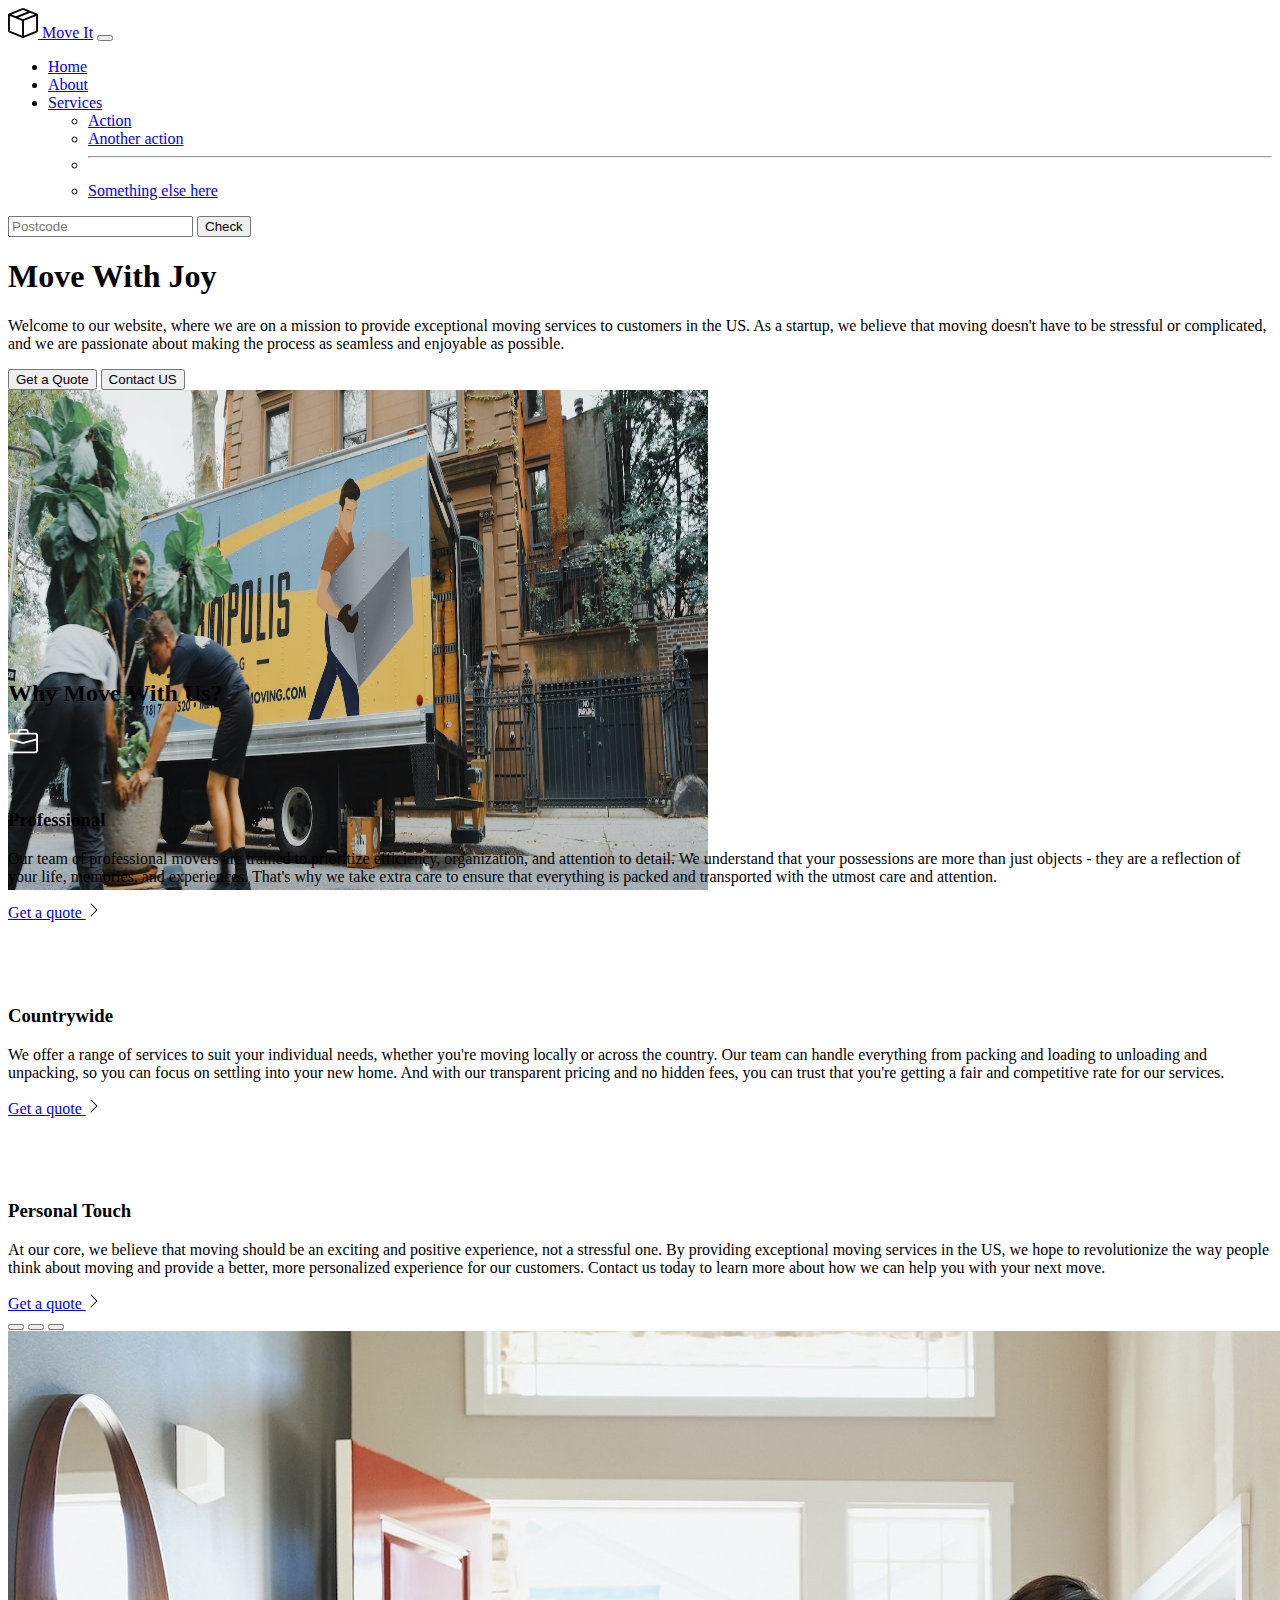
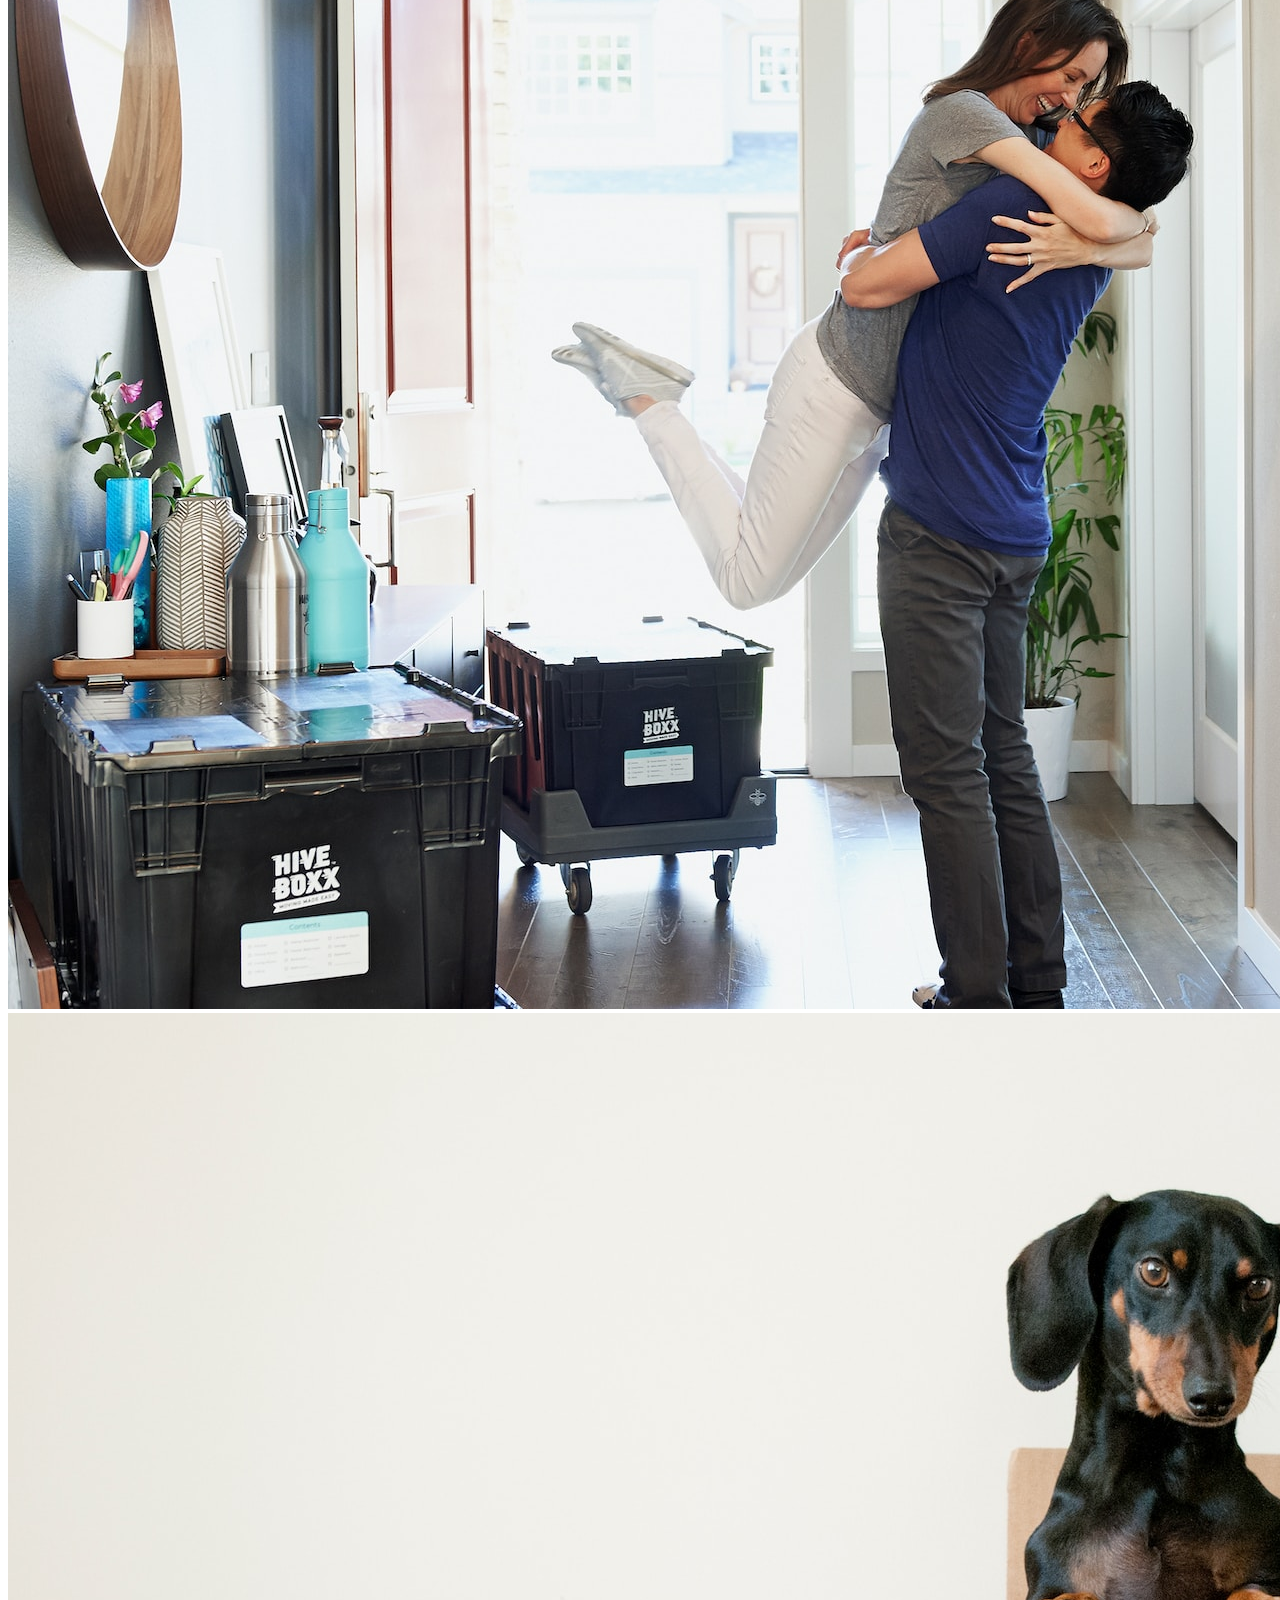
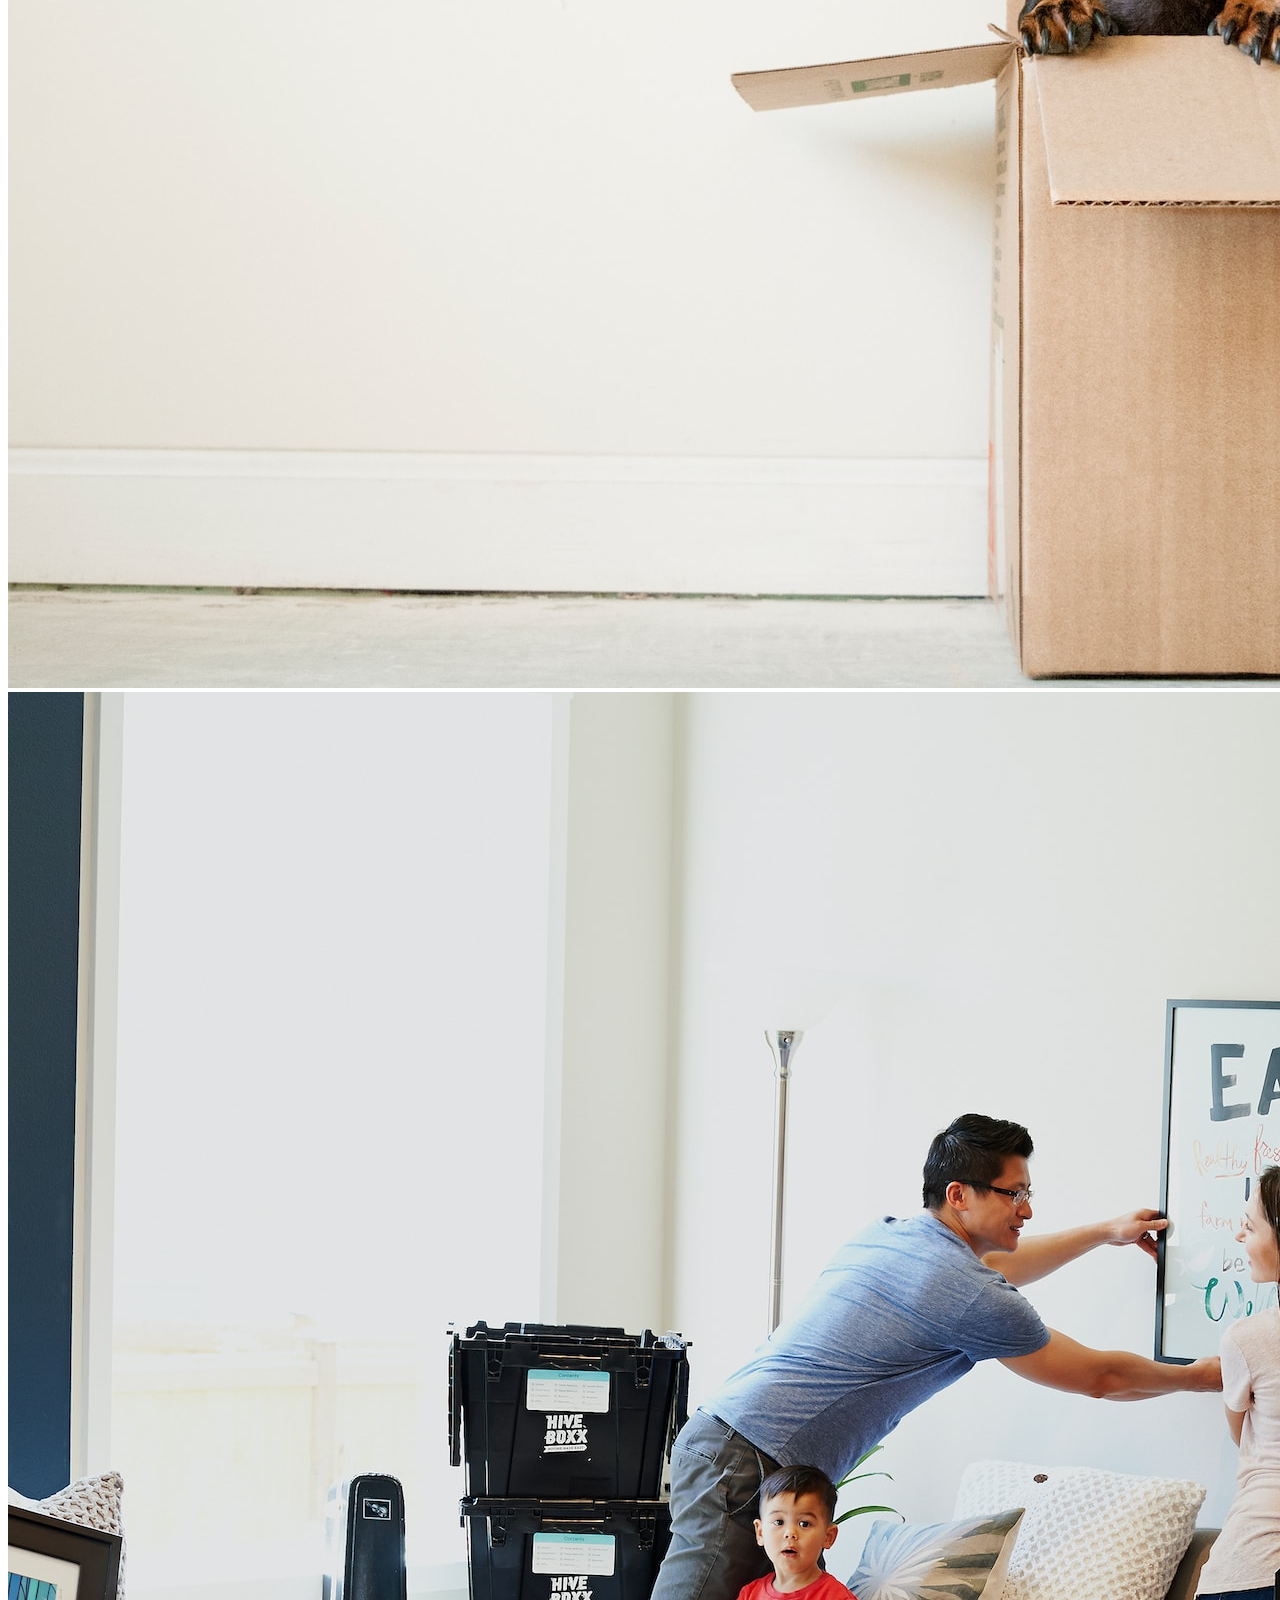
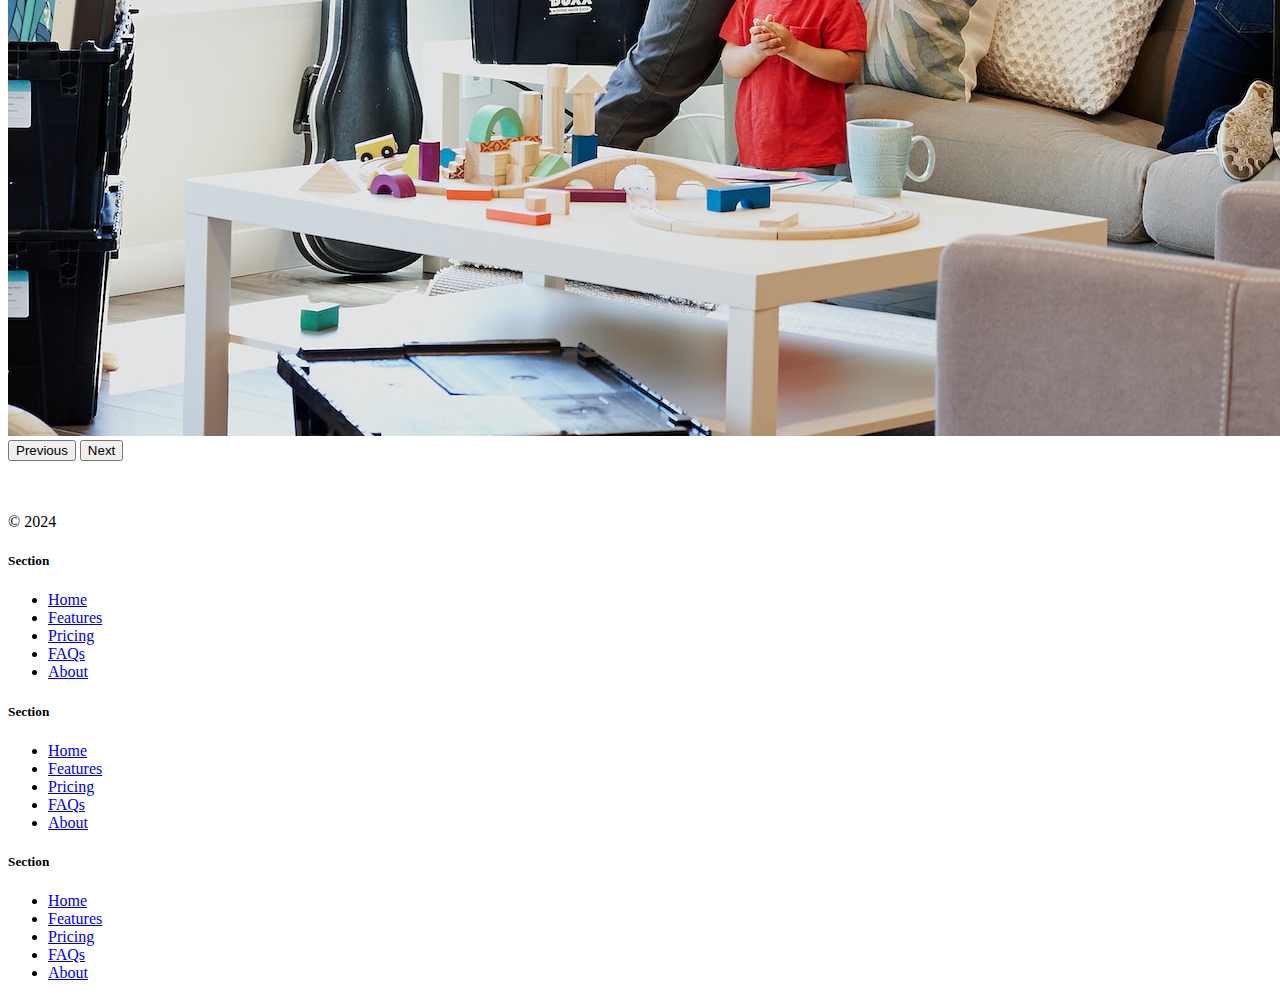
<file: Move-it/index.html>
<!DOCTYPE html>
<html lang="en">

<head>
  <meta charset="UTF-8">
  <meta name="viewport" content="width=device-width, initial-scale=1.0">
  <title>Bootstrap Components</title>
  <link href="https://cdn.jsdelivr.net/npm/bootstrap@5.3.0-alpha2/dist/css/bootstrap.min.css" rel="stylesheet"
    integrity="sha384-aFq/bzH65dt+w6FI2ooMVUpc+21e0SRygnTpmBvdBgSdnuTN7QbdgL+OapgHtvPp" crossorigin="anonymous">
    <link rel="icon" href="./box-seam.svg">
  <style>
    .feature-icon{
      width: 4rem;
      height: 4rem;
      border-radius: 0.75rem;
    }
  </style>
</head>

<body>

  <nav class="navbar navbar-expand-lg bg-body-tertiary">
    <div class="container-fluid">
      <a class="navbar-brand" href="#"><img src="./box-seam.svg" alt="movit brand icon" height="30"> Move It</a>
      <button class="navbar-toggler" type="button" data-bs-toggle="collapse" data-bs-target="#navbarSupportedContent" aria-controls="navbarSupportedContent" aria-expanded="false" aria-label="Toggle navigation">
        <span class="navbar-toggler-icon"></span>
      </button>
      <div class="collapse navbar-collapse" id="navbarSupportedContent">
        <ul class="navbar-nav me-auto mb-2 mb-lg-0">
          <li class="nav-item">
            <a class="nav-link active" aria-current="page" href="#">Home</a>
          </li>
          <li class="nav-item">
            <a class="nav-link" href="#">About</a>
          </li>
          <li class="nav-item dropdown">
            <a class="nav-link dropdown-toggle" href="#" role="button" data-bs-toggle="dropdown" aria-expanded="false">
              Services
            </a>
            <ul class="dropdown-menu">
              <li><a class="dropdown-item" href="#">Action</a></li>
              <li><a class="dropdown-item" href="#">Another action</a></li>
              <li><hr class="dropdown-divider"></li>
              <li><a class="dropdown-item" href="#">Something else here</a></li>
            </ul>
          </li>
        </ul>
        <form class="d-flex" role="search">
          <input class="form-control me-2" type="search" placeholder="Postcode" aria-label="Search">
          <button class="btn btn-outline-success" type="submit">Check</button>
        </form>
      </div>
    </div>
  </nav>


  <div class="px-4 pt-5 my-5 text-center border-bottom">
    <h1 class="display-4 fw-bold text-body-emphasis">Move With Joy</h1>
    <div class="col-lg-6 mx-auto">
      <p class="lead mb-4">Welcome to our website, where we are on a mission to provide exceptional moving services to customers in the US. As a startup, we believe that moving doesn't have to be stressful or complicated, and we are passionate about making the process as seamless and enjoyable as possible.</p>
      <div class="d-grid gap-2 d-sm-flex justify-content-sm-center mb-5">
        <button type="button" class="btn btn-primary btn-lg px-4 me-sm-3">Get a Quote</button>
        <button type="button" class="btn btn-outline-secondary btn-lg px-4">Contact US</button>
      </div>
    </div>
    <div class="overflow-hidden" style="max-height: 30vh;">
      <div class="container px-5">
        <img src="./moving-van.jpg" class="img-fluid border rounded-3 shadow-lg mb-4" alt="Example image" width="700" height="500" loading="lazy">
      </div>
    </div>
  </div>


  <div class="container px-4 py-5" id="featured-3">
    <h2 class="pb-2 border-bottom">Why Move With Us?</h2>
    <div class="row g-4 py-5 row-cols-1 row-cols-lg-3">
      <div class="feature col">
        <div class="feature-icon d-inline-flex align-items-center justify-content-center text-bg-primary bg-gradient fs-2 mb-3">
          <img src="./briefcase.svg" alt="briefcase" height="30">
        </div>
        <h3 class="fs-2 text-body-emphasis">Professional</h3>
        <p>Our team of professional movers are trained to prioritize efficiency, organization, and attention to detail. We understand that your possessions are more than just objects - they are a reflection of your life, memories, and experiences. That's why we take extra care to ensure that everything is packed and transported with the utmost care and attention.</p>
        <a href="#" class="icon-link">
          Get a quote
          <img src="./chevron-right.svg" alt="chevron-right">
        </a>
      </div>
      <div class="feature col">
        <div class="feature-icon d-inline-flex align-items-center justify-content-center text-bg-primary bg-gradient fs-2 mb-3">
          <img src="./bus-front.svg" alt="bus-front" height="30">
        </div>
        <h3 class="fs-2 text-body-emphasis">Countrywide</h3>
        <p>We offer a range of services to suit your individual needs, whether you're moving locally or across the country. Our team can handle everything from packing and loading to unloading and unpacking, so you can focus on settling into your new home. And with our transparent pricing and no hidden fees, you can trust that you're getting a fair and competitive rate for our services.</p>
        <a href="#" class="icon-link">
          Get a quote
          <img src="./chevron-right.svg" alt="chevron-right">
        </a>
      </div>
      <div class="feature col">
        <div class="feature-icon d-inline-flex align-items-center justify-content-center text-bg-primary bg-gradient fs-2 mb-3">
          <img src="./chat-square-heart.svg" alt="chat-square-heart" height="30">
        </div>
        <h3 class="fs-2 text-body-emphasis">Personal Touch</h3>
        <p>At our core, we believe that moving should be an exciting and positive experience, not a stressful one. By providing exceptional moving services in the US, we hope to revolutionize the way people think about moving and provide a better, more personalized experience for our customers. Contact us today to learn more about how we can help you with your next move.</p>
        <a href="#" class="icon-link">
          Get a quote
          <img src="./chevron-right.svg" alt="chevron-right">
        </a>
      </div>
    </div>
  </div>


  <div class="container">

  <div id="carouselExampleIndicators" class="carousel slide">
    <div class="carousel-indicators">
      <button type="button" data-bs-target="#carouselExampleIndicators" data-bs-slide-to="0" class="active" aria-current="true" aria-label="Slide 1"></button>
      <button type="button" data-bs-target="#carouselExampleIndicators" data-bs-slide-to="1" aria-label="Slide 2"></button>
      <button type="button" data-bs-target="#carouselExampleIndicators" data-bs-slide-to="2" aria-label="Slide 3"></button>
    </div>
    <div class="carousel-inner">
      <div class="carousel-item active">
        <img src="./couple.jpg" class="d-block w-100" alt="...">
      </div>
      <div class="carousel-item">
        <img src="./dog.jpg" class="d-block w-100" alt="...">
      </div>
      <div class="carousel-item">
        <img src="./family.jpg" class="d-block w-100" alt="...">
      </div>
    </div>
    <button class="carousel-control-prev" type="button" data-bs-target="#carouselExampleIndicators" data-bs-slide="prev">
      <span class="carousel-control-prev-icon" aria-hidden="true"></span>
      <span class="visually-hidden">Previous</span>
    </button>
    <button class="carousel-control-next" type="button" data-bs-target="#carouselExampleIndicators" data-bs-slide="next">
      <span class="carousel-control-next-icon" aria-hidden="true"></span>
      <span class="visually-hidden">Next</span>
    </button>
  </div>
  </div>

  <div class="container">
    <footer class="row row-cols-1 row-cols-sm-2 row-cols-md-5 py-5 my-5 border-top">
      <div class="col mb-3">
        <a href="/" class="d-flex align-items-center mb-3 link-body-emphasis text-decoration-none">
          <svg class="bi me-2" width="40" height="32"><use xlink:href="#bootstrap"></use></svg>
        </a>
        <p class="text-body-secondary">© 2024</p>
      </div>
  
      <div class="col mb-3">
  
      </div>
  
      <div class="col mb-3">
        <h5>Section</h5>
        <ul class="nav flex-column">
          <li class="nav-item mb-2"><a href="#" class="nav-link p-0 text-body-secondary">Home</a></li>
          <li class="nav-item mb-2"><a href="#" class="nav-link p-0 text-body-secondary">Features</a></li>
          <li class="nav-item mb-2"><a href="#" class="nav-link p-0 text-body-secondary">Pricing</a></li>
          <li class="nav-item mb-2"><a href="#" class="nav-link p-0 text-body-secondary">FAQs</a></li>
          <li class="nav-item mb-2"><a href="#" class="nav-link p-0 text-body-secondary">About</a></li>
        </ul>
      </div>
  
      <div class="col mb-3">
        <h5>Section</h5>
        <ul class="nav flex-column">
          <li class="nav-item mb-2"><a href="#" class="nav-link p-0 text-body-secondary">Home</a></li>
          <li class="nav-item mb-2"><a href="#" class="nav-link p-0 text-body-secondary">Features</a></li>
          <li class="nav-item mb-2"><a href="#" class="nav-link p-0 text-body-secondary">Pricing</a></li>
          <li class="nav-item mb-2"><a href="#" class="nav-link p-0 text-body-secondary">FAQs</a></li>
          <li class="nav-item mb-2"><a href="#" class="nav-link p-0 text-body-secondary">About</a></li>
        </ul>
      </div>
  
      <div class="col mb-3">
        <h5>Section</h5>
        <ul class="nav flex-column">
          <li class="nav-item mb-2"><a href="#" class="nav-link p-0 text-body-secondary">Home</a></li>
          <li class="nav-item mb-2"><a href="#" class="nav-link p-0 text-body-secondary">Features</a></li>
          <li class="nav-item mb-2"><a href="#" class="nav-link p-0 text-body-secondary">Pricing</a></li>
          <li class="nav-item mb-2"><a href="#" class="nav-link p-0 text-body-secondary">FAQs</a></li>
          <li class="nav-item mb-2"><a href="#" class="nav-link p-0 text-body-secondary">About</a></li>
        </ul>
      </div>
    </footer>
  </div>



  <script src="https://cdn.jsdelivr.net/npm/bootstrap@5.3.3/dist/js/bootstrap.bundle.min.js" integrity="sha384-YvpcrYf0tY3lHB60NNkmXc5s9fDVZLESaAA55NDzOxhy9GkcIdslK1eN7N6jIeHz" crossorigin="anonymous"></script>
</body>

</html>
</file>
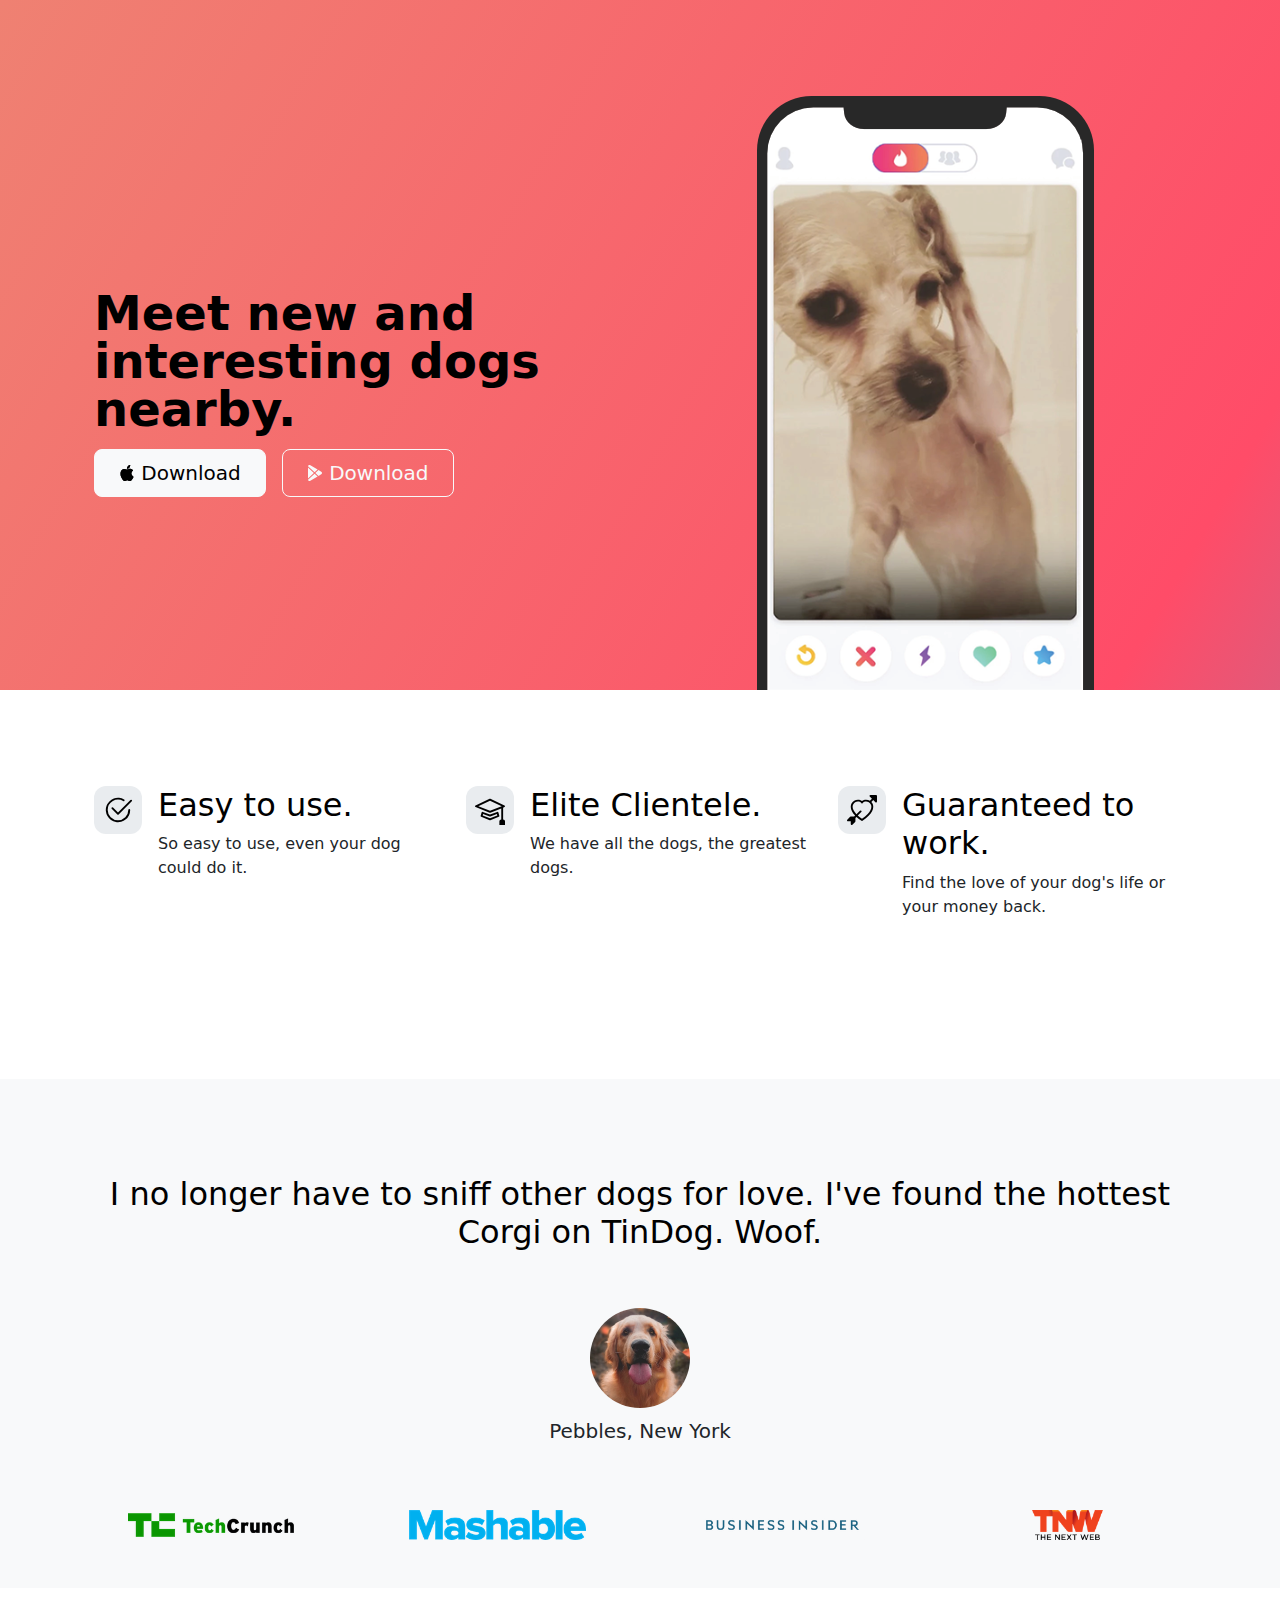
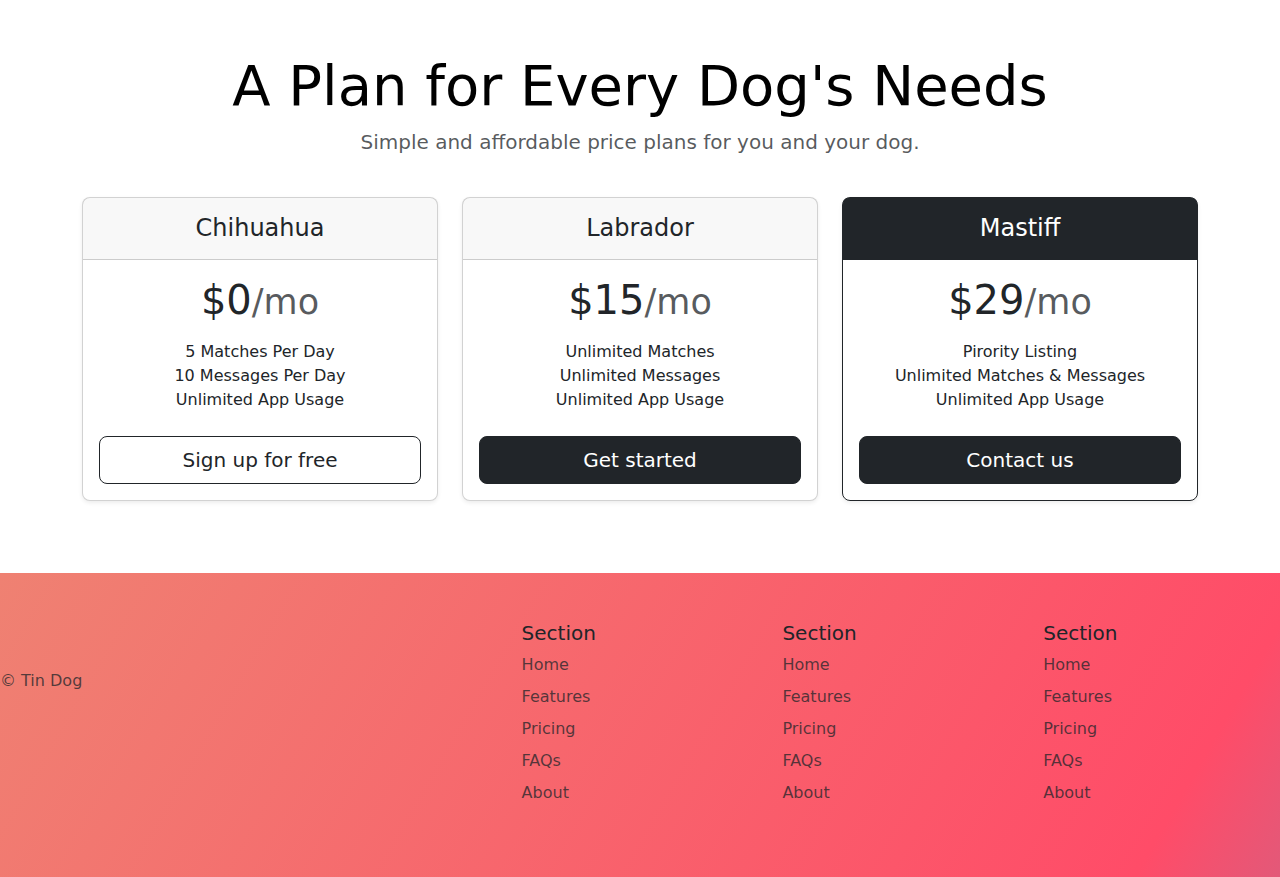
<file: Tin Dog/index.html>
<!DOCTYPE html>
<html lang="en">

<head>
  <meta charset="UTF-8">
  <meta name="viewport" content="width=device-width, initial-scale=1.0">
  <title>TinDog</title>
  <link href="https://cdn.jsdelivr.net/npm/bootstrap@5.3.3/dist/css/bootstrap.min.css" rel="stylesheet"
    integrity="sha384-QWTKZyjpPEjISv5WaRU9OFeRpok6YctnYmDr5pNlyT2bRjXh0JMhjY6hW+ALEwIH" crossorigin="anonymous">
  <link rel="stylesheet" href="./css/style.css">
  <link rel="icon" href="./images/dog-img.jpg">

</head>

<body>

  <!-- Title -->
  <section id="title" class="gradient-background">
    <div class="container col-xxl-8 px-4 pt-5">
      <div class="row flex-lg-row-reverse align-items-center g-5 pt-5">
        <div class="col-10 col-sm-8 col-lg-6">
          <img src="./images/iphone.png" class="d-block mx-lg-auto img-fluid" alt="Bootstrap Themes" height="200"
            loading="lazy">
        </div>
        <div class="col-lg-6">
          <h1 class="display-5 fw-bold text-body-emphasis lh-1 mb-3">Meet new and interesting dogs nearby.</h1>
          <div class="d-grid gap-2 d-md-flex justify-content-md-start">
            <button type="button" class="btn btn-light btn-lg px-4 me-md-2">
              <svg xmlns="http://www.w3.org/2000/svg" width="16" height="16" fill="currentColor"
                class="bi bi-apple mb-1" viewBox="0 0 16 16">
                <path
                  d="M11.182.008C11.148-.03 9.923.023 8.857 1.18c-1.066 1.156-.902 2.482-.878 2.516.024.034 1.52.087 2.475-1.258.955-1.345.762-2.391.728-2.43Zm3.314 11.733c-.048-.096-2.325-1.234-2.113-3.422.212-2.189 1.675-2.789 1.698-2.854.023-.065-.597-.79-1.254-1.157a3.692 3.692 0 0 0-1.563-.434c-.108-.003-.483-.095-1.254.116-.508.139-1.653.589-1.968.607-.316.018-1.256-.522-2.267-.665-.647-.125-1.333.131-1.824.328-.49.196-1.422.754-2.074 2.237-.652 1.482-.311 3.83-.067 4.56.244.729.625 1.924 1.273 2.796.576.984 1.34 1.667 1.659 1.899.319.232 1.219.386 1.843.067.502-.308 1.408-.485 1.766-.472.357.013 1.061.154 1.782.539.571.197 1.111.115 1.652-.105.541-.221 1.324-1.059 2.238-2.758.347-.79.505-1.217.473-1.282Z" />
                <path
                  d="M11.182.008C11.148-.03 9.923.023 8.857 1.18c-1.066 1.156-.902 2.482-.878 2.516.024.034 1.52.087 2.475-1.258.955-1.345.762-2.391.728-2.43Zm3.314 11.733c-.048-.096-2.325-1.234-2.113-3.422.212-2.189 1.675-2.789 1.698-2.854.023-.065-.597-.79-1.254-1.157a3.692 3.692 0 0 0-1.563-.434c-.108-.003-.483-.095-1.254.116-.508.139-1.653.589-1.968.607-.316.018-1.256-.522-2.267-.665-.647-.125-1.333.131-1.824.328-.49.196-1.422.754-2.074 2.237-.652 1.482-.311 3.83-.067 4.56.244.729.625 1.924 1.273 2.796.576.984 1.34 1.667 1.659 1.899.319.232 1.219.386 1.843.067.502-.308 1.408-.485 1.766-.472.357.013 1.061.154 1.782.539.571.197 1.111.115 1.652-.105.541-.221 1.324-1.059 2.238-2.758.347-.79.505-1.217.473-1.282Z" />
              </svg>
              Download</button>
            <button type="button" class="btn btn-outline-light btn-lg px-4">
              <svg xmlns="http://www.w3.org/2000/svg" width="16" height="16" fill="currentColor"
                class="bi bi-google-play mb-1" viewBox="0 0 16 16">
                <path
                  d="M14.222 9.374c1.037-.61 1.037-2.137 0-2.748L11.528 5.04 8.32 8l3.207 2.96 2.694-1.586Zm-3.595 2.116L7.583 8.68 1.03 14.73c.201 1.029 1.36 1.61 2.303 1.055l7.294-4.295ZM1 13.396V2.603L6.846 8 1 13.396ZM1.03 1.27l6.553 6.05 3.044-2.81L3.333.215C2.39-.341 1.231.24 1.03 1.27Z" />
              </svg>
              Download</button>
          </div>
        </div>
      </div>
    </div>
  </section>


  <!-- Features -->
  <section id="features">

    <div class="container px-4 py-5" id="hanging-icons">
      <div class="row g-4 py-5 row-cols-1 row-cols-lg-3">
        <div class="col d-flex align-items-start">
          <div
            class="icon-square text-body-emphasis bg-body-secondary d-inline-flex align-items-center justify-content-center fs-4 flex-shrink-0 me-3">
            <svg xmlns="http://www.w3.org/2000/svg" height="30" fill="currentColor" class="bi bi-check2-circle"
              viewBox="0 0 16 16">
              <path
                d="M2.5 8a5.5 5.5 0 0 1 8.25-4.764.5.5 0 0 0 .5-.866A6.5 6.5 0 1 0 14.5 8a.5.5 0 0 0-1 0 5.5 5.5 0 1 1-11 0z" />
              <path
                d="M15.354 3.354a.5.5 0 0 0-.708-.708L8 9.293 5.354 6.646a.5.5 0 1 0-.708.708l3 3a.5.5 0 0 0 .708 0l7-7z" />
            </svg>
          </div>
          <div>
            <h3 class="fs-2 text-body-emphasis">Easy to use.</h3>
            <p>So easy to use, even your dog could do it.</p>
          </div>
        </div>
        <div class="col d-flex align-items-start">
          <div
            class="icon-square text-body-emphasis bg-body-secondary d-inline-flex align-items-center justify-content-center fs-4 flex-shrink-0 me-3">
            <svg xmlns="http://www.w3.org/2000/svg" height="30" fill="currentColor" class="bi bi-mortarboard"
              viewBox="0 0 16 16">
              <path
                d="M8.211 2.047a.5.5 0 0 0-.422 0l-7.5 3.5a.5.5 0 0 0 .025.917l7.5 3a.5.5 0 0 0 .372 0L14 7.14V13a1 1 0 0 0-1 1v2h3v-2a1 1 0 0 0-1-1V6.739l.686-.275a.5.5 0 0 0 .025-.917l-7.5-3.5ZM8 8.46 1.758 5.965 8 3.052l6.242 2.913L8 8.46Z" />
              <path
                d="M4.176 9.032a.5.5 0 0 0-.656.327l-.5 1.7a.5.5 0 0 0 .294.605l4.5 1.8a.5.5 0 0 0 .372 0l4.5-1.8a.5.5 0 0 0 .294-.605l-.5-1.7a.5.5 0 0 0-.656-.327L8 10.466 4.176 9.032Zm-.068 1.873.22-.748 3.496 1.311a.5.5 0 0 0 .352 0l3.496-1.311.22.748L8 12.46l-3.892-1.556Z" />
            </svg>
          </div>
          <div>
            <h3 class="fs-2 text-body-emphasis">Elite Clientele.</h3>
            <p>We have all the dogs, the greatest dogs.</p>
          </div>
        </div>
        <div class="col d-flex align-items-start">
          <div
            class="icon-square text-body-emphasis bg-body-secondary d-inline-flex align-items-center justify-content-center fs-4 flex-shrink-0 me-3">
            <svg xmlns="http://www.w3.org/2000/svg" height="30" fill="currentColor" class="bi bi-arrow-through-heart"
              viewBox="0 0 16 16">
              <path fill-rule="evenodd"
                d="M2.854 15.854A.5.5 0 0 1 2 15.5V14H.5a.5.5 0 0 1-.354-.854l1.5-1.5A.5.5 0 0 1 2 11.5h1.793l.53-.53c-.771-.802-1.328-1.58-1.704-2.32-.798-1.575-.775-2.996-.213-4.092C3.426 2.565 6.18 1.809 8 3.233c1.25-.98 2.944-.928 4.212-.152L13.292 2 12.147.854A.5.5 0 0 1 12.5 0h3a.5.5 0 0 1 .5.5v3a.5.5 0 0 1-.854.354L14 2.707l-1.006 1.006c.236.248.44.531.6.845.562 1.096.585 2.517-.213 4.092-.793 1.563-2.395 3.288-5.105 5.08L8 13.912l-.276-.182a21.86 21.86 0 0 1-2.685-2.062l-.539.54V14a.5.5 0 0 1-.146.354l-1.5 1.5Zm2.893-4.894A20.419 20.419 0 0 0 8 12.71c2.456-1.666 3.827-3.207 4.489-4.512.679-1.34.607-2.42.215-3.185-.817-1.595-3.087-2.054-4.346-.761L8 4.62l-.358-.368c-1.259-1.293-3.53-.834-4.346.761-.392.766-.464 1.845.215 3.185.323.636.815 1.33 1.519 2.065l1.866-1.867a.5.5 0 1 1 .708.708L5.747 10.96Z" />
            </svg>
          </div>
          <div>
            <h3 class="fs-2 text-body-emphasis">Guaranteed to work.</h3>
            <p>Find the love of your dog's life or your money back.</p>
          </div>
        </div>
      </div>
    </div>

  </section>


  <!-- Testimonial -->
  <section id="testimonial">

    <div class="my-5">
      <div class="p-5 text-center bg-body-tertiary">
        <div class="container py-5">
          <h2 class="text-body-emphasis">I no longer have to sniff other dogs for love. I've found the hottest Corgi on
            TinDog. Woof.</h2>
          <img src="./images/dog-img.jpg" alt="dog-img" class="profile-img mt-5">
          <p class="col-lg-8 mx-auto lead mt-2">
            Pebbles, New York
          </p>
        </div>
        <div class="container">
          <div class="row">
            <div class="col-lg-3 col-sm-12">
              <img src="./images/techcrunch.png" alt="techcrunch" height="30">
            </div>
            <div class="col-lg-3 col-sm-12">
              <img src="./images/mashable.png" alt="mashable" height="30">
            </div>
            <div class="col-lg-3 col-sm-12">
              <img src="./images/bizinsider.png" alt="bizinsider" height="30">
            </div>
            <div class="col-lg-3 col-sm-12">
              <img src="./images//tnw.png" alt="tnw" height="30">
            </div>
          </div>
        </div>
      </div>
    </div>

  </section>
  <!-- Pricing -->
  <section id="pricing">

    <div class="pricing-header p-3 pb-md-4 mx-auto text-center">
      <h2 class="display-4 fw-normal text-body-emphasis">A Plan for Every Dog's Needs</h2>
      <p class="fs-5 text-body-secondary">Simple and affordable price plans for you and your dog.</p>
    </div>


    <div class="container">
      <div class="row row-cols-1 row-cols-md-3 mb-3 text-center">
        <div class="col">
          <div class="card mb-4 rounded-3 shadow-sm">
            <div class="card-header py-3">
              <h4 class="my-0 fw-normal">Chihuahua</h4>
            </div>
            <div class="card-body">
              <h1 class="card-title pricing-card-title">$0<small class="text-body-secondary fw-light">/mo</small></h1>
              <ul class="list-unstyled mt-3 mb-4">
                <li>5 Matches Per Day</li>
                <li>10 Messages Per Day</li>
                <li>Unlimited App Usage</li>
              </ul>
              <button type="button" class="w-100 btn btn-lg btn-outline-dark">Sign up for free</button>
            </div>
          </div>
        </div>
        <div class="col">
          <div class="card mb-4 rounded-3 shadow-sm">
            <div class="card-header py-3">
              <h4 class="my-0 fw-normal">Labrador</h4>
            </div>
            <div class="card-body">
              <h1 class="card-title pricing-card-title">$15<small class="text-body-secondary fw-light">/mo</small></h1>
              <ul class="list-unstyled mt-3 mb-4">
                <li>Unlimited Matches</li>
                <li>Unlimited Messages</li>
                <li>Unlimited App Usage</li>
              </ul>
              <button type="button" class="w-100 btn btn-lg btn-dark">Get started</button>
            </div>
          </div>
        </div>
        <div class="col">
          <div class="card mb-4 rounded-3 shadow-sm border-dark">
            <div class="card-header py-3 text-bg-dark border-dark">
              <h4 class="my-0 fw-normal">Mastiff</h4>
            </div>
            <div class="card-body">
              <h1 class="card-title pricing-card-title">$29<small class="text-body-secondary fw-light">/mo</small></h1>
              <ul class="list-unstyled mt-3 mb-4">
                <li>Pirority Listing</li>
                <li>Unlimited Matches & Messages</li>
                <li>Unlimited App Usage</li>
              </ul>
              <button type="button" class="w-100 btn btn-lg btn-dark">Contact us</button>
            </div>
          </div>
        </div>
      </div>



    </div>



    </div>

  </section>
  <!-- Footer -->
  <section id="footer" class="gradient-background">

    <footer class="row row-cols-1 row-cols-sm-2 row-cols-md-5 py-5 mt-5 ">
      <div class="col mb-3">
        <a href="/" class="d-flex align-items-center mb-3 link-body-emphasis text-decoration-none">
          <svg class="bi me-2" width="40" height="32"><use xlink:href="#bootstrap"></use></svg>
        </a>
        <p class="text-body-secondary">© Tin Dog</p>
      </div>
  
      <div class="col mb-3">
  
      </div>
  
      <div class="col mb-3">
        <h5>Section</h5>
        <ul class="nav flex-column">
          <li class="nav-item mb-2"><a href="#" class="nav-link p-0 text-body-secondary">Home</a></li>
          <li class="nav-item mb-2"><a href="#" class="nav-link p-0 text-body-secondary">Features</a></li>
          <li class="nav-item mb-2"><a href="#" class="nav-link p-0 text-body-secondary">Pricing</a></li>
          <li class="nav-item mb-2"><a href="#" class="nav-link p-0 text-body-secondary">FAQs</a></li>
          <li class="nav-item mb-2"><a href="#" class="nav-link p-0 text-body-secondary">About</a></li>
        </ul>
      </div>
  
      <div class="col mb-3">
        <h5>Section</h5>
        <ul class="nav flex-column">
          <li class="nav-item mb-2"><a href="#" class="nav-link p-0 text-body-secondary">Home</a></li>
          <li class="nav-item mb-2"><a href="#" class="nav-link p-0 text-body-secondary">Features</a></li>
          <li class="nav-item mb-2"><a href="#" class="nav-link p-0 text-body-secondary">Pricing</a></li>
          <li class="nav-item mb-2"><a href="#" class="nav-link p-0 text-body-secondary">FAQs</a></li>
          <li class="nav-item mb-2"><a href="#" class="nav-link p-0 text-body-secondary">About</a></li>
        </ul>
      </div>
  
      <div class="col mb-3">
        <h5>Section</h5>
        <ul class="nav flex-column">
          <li class="nav-item mb-2"><a href="#" class="nav-link p-0 text-body-secondary">Home</a></li>
          <li class="nav-item mb-2"><a href="#" class="nav-link p-0 text-body-secondary">Features</a></li>
          <li class="nav-item mb-2"><a href="#" class="nav-link p-0 text-body-secondary">Pricing</a></li>
          <li class="nav-item mb-2"><a href="#" class="nav-link p-0 text-body-secondary">FAQs</a></li>
          <li class="nav-item mb-2"><a href="#" class="nav-link p-0 text-body-secondary">About</a></li>
        </ul>
      </div>
    </footer>

  </section>
  <script src="https://cdn.jsdelivr.net/npm/bootstrap@5.3.3/dist/js/bootstrap.bundle.min.js"
    integrity="sha384-YvpcrYf0tY3lHB60NNkmXc5s9fDVZLESaAA55NDzOxhy9GkcIdslK1eN7N6jIeHz"
    crossorigin="anonymous"></script>
</body>

</html>
</file>
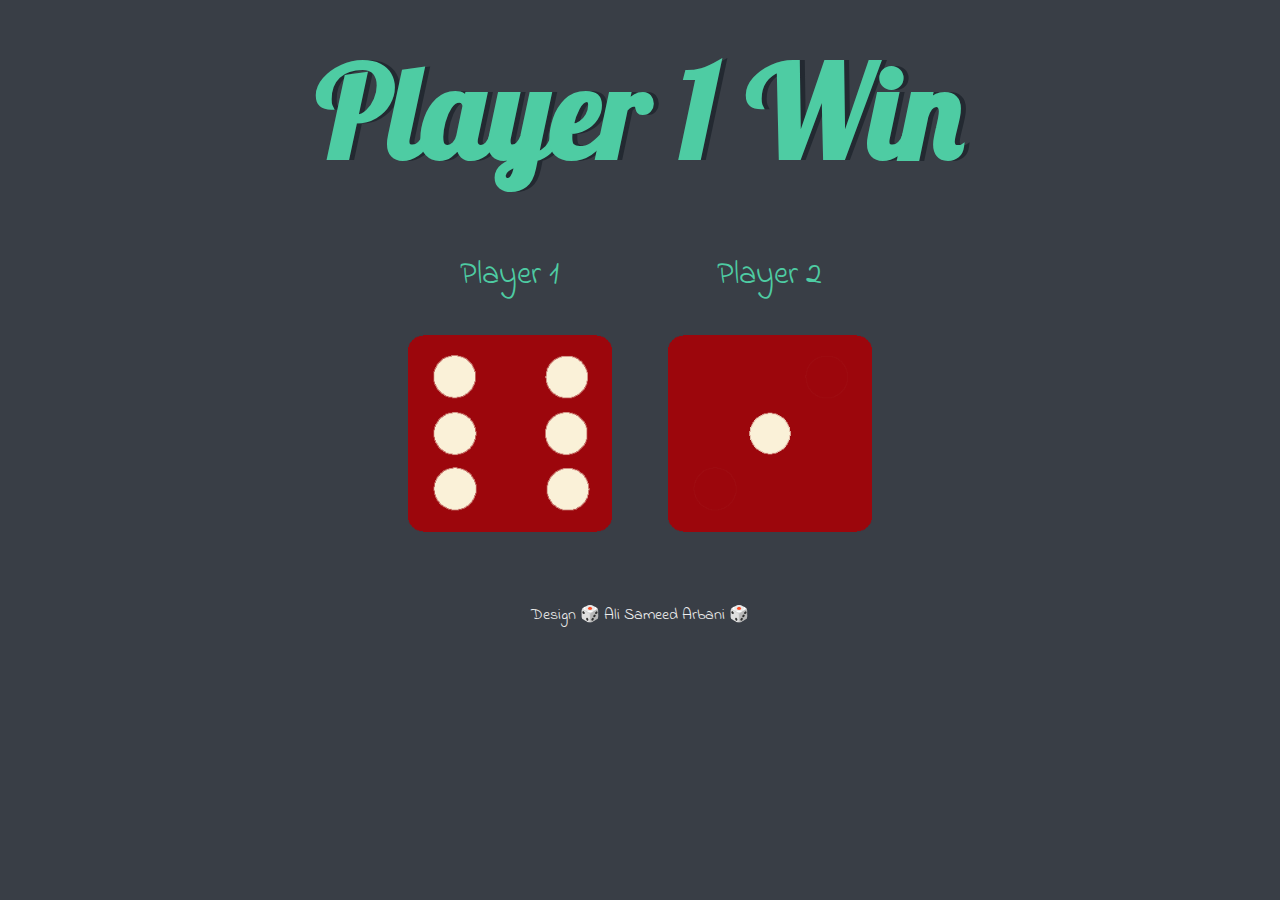
<file: Dicee Challenge/dicee.html>
<!DOCTYPE html>
<html lang="en" dir="ltr">
  <head>
    <meta charset="utf-8" />
    <title>Dicee</title>
    <link rel="stylesheet" href="styles.css" />
    <link
      href="https://fonts.googleapis.com/css?family=Indie+Flower|Lobster"
      rel="stylesheet"
    />
  </head>
  <body>
    <div class="container">
      <h1>Refresh Me</h1>

      <div class="dice">
        <p>Player 1</p>
        <img class="img1" src="images/dice6.png" >
      </div>

      <div class="dice">
        <p>Player 2</p>
        <img class="img2" src="images/dice6.png" >
      </div>
    </div>

    <footer>Design 🎲 Ali Sameed Arbani 🎲</footer>
    <script src="index.js"></script>
  </body>
</html>
</file>
<file: Tin Dog/css/style.css>
*{
  margin: 0;
  padding: 0;
  box-sizing: border-box;
}

.gradient-background {
  background: linear-gradient(300deg, #00bfff, #ff4c68, #ef8172);
  background-size: 180% 180%;
  animation: gradient-animation 18s ease infinite;
}

@keyframes gradient-animation {
  0% {
    background-position: 0% 50%;
  }
  50% {
    background-position: 100% 50%;
  }
  100% {
    background-position: 0% 50%;
  }
}

.icon-square {
  width: 3rem;
  height: 3rem;
  border-radius: 0.75rem;
}

.profile-img {
  height: 100px;
  border-radius: 50%;
}


.profile-img{
  height: 100px;
  border-radius: 50%;
}
</file>
<file: Dicee Challenge/styles.css>
.container {
  width: 70%;
  margin: auto;
  text-align: center;
}

.dice {
  text-align: center;
  display: inline-block;

}

body {
  background-color: #393E46;
}

h1 {
  margin: 30px;
  font-family: 'Lobster', cursive;
  text-shadow: 5px 0 #232931;
  font-size: 8rem;
  color: #4ECCA3;
}

p {
  font-size: 2rem;
  color: #4ECCA3;
  font-family: 'Indie Flower', cursive;
}

img {
  width: 80%;
}

footer {
  margin-top: 5%;
  color: #EEEEEE;
  text-align: center;
  font-family: 'Indie Flower', cursive;

}
</file>
